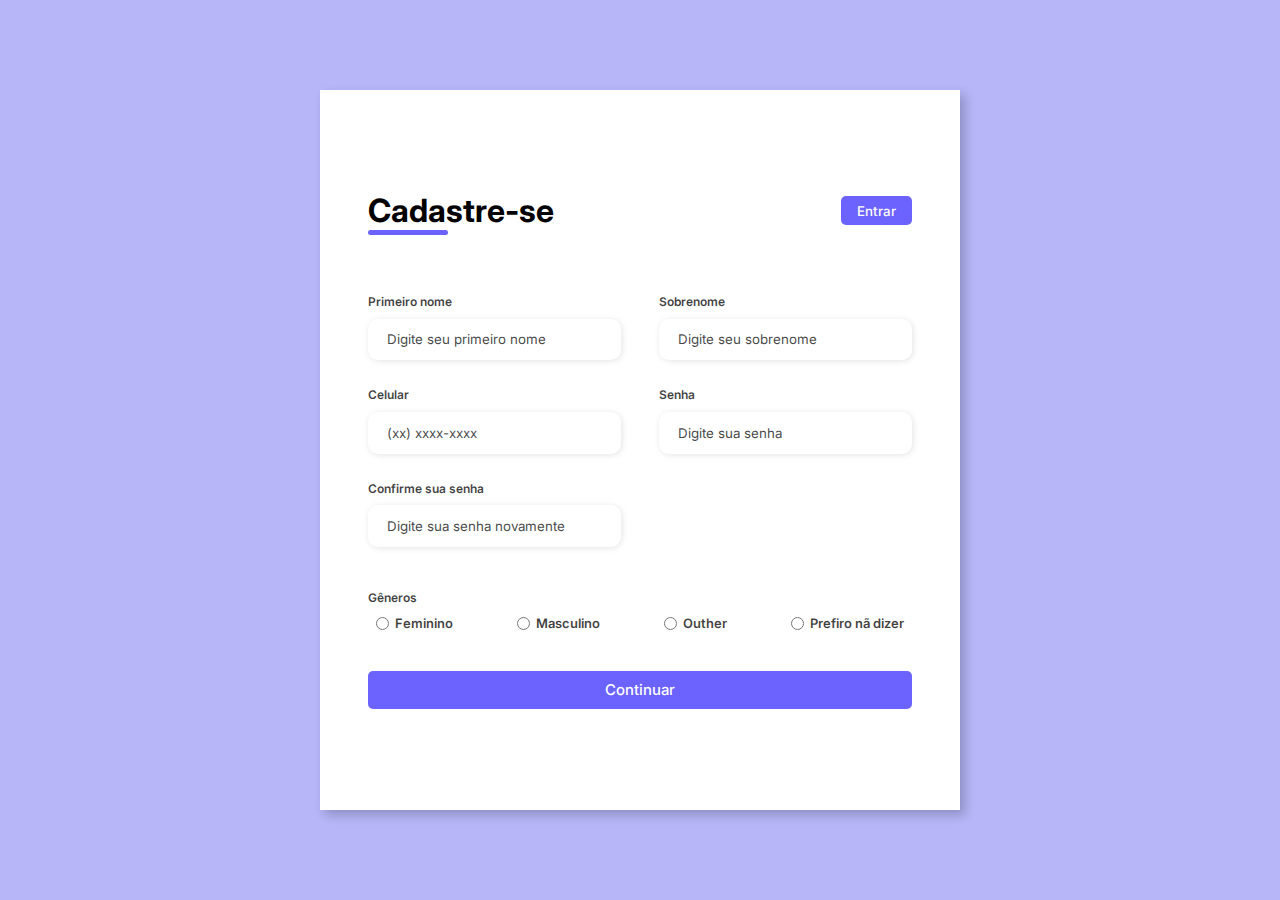
<file: Formulario page/index.html>
<!DOCTYPE html>
<html lang="en">
<head>
    <meta charset="UTF-8">
    <meta http-equiv="X-UA-Compatible" content="IE=edge">
    <meta name="viewport" content="width=device-width, initial-scale=1.0">
    <link rel="stylesheet" href="assets/css/style.css">
    <title>Formulario de cadastro</title>
</head>
<body>
    <div class="container">
        <div class="form-image">
            <img src="assets/img/undraw_shopping_re_hdd9.svg" alt="imagem de uma mulher fazendo compras">
        </div>

        <div class="form">
            <form action="#">
                <div class="form-header">
                    <div class="title">
                        <h1>Cadastre-se</h1>
                    </div>
                    <div class="login-button">
                        <button><a href="#">Entrar</a></button>
                    </div>
                </div>
                <div class="input-group">
                    <div class="input-box">
                        <label for="firstname">Primeiro nome</label>
                        <input id="firstname" type="text" name="firstname" placeholder="Digite seu primeiro nome" required>
                    </div>
                    <div class="input-box">
                        <label for="lastname">Sobrenome</label>
                        <input id="lastname" type="text" name="lastname" placeholder="Digite seu sobrenome" required>
                    </div>
                    <div class="input-box">
                        <label for="number">Celular</label>
                        <input id="number" type="tel" name="number" placeholder="(xx) xxxx-xxxx" required>
                    </div>
                    <div class="input-box">
                        <label for="password">Senha</label>
                        <input id="password" type="password" name="password" placeholder="Digite sua senha" required>
                    </div>
                    <div class="input-box">
                        <label for="comfirmpassword">Confirme sua senha</label>
                        <input id="comfirmpassword" type="password" name="comfirmpassword" placeholder="Digite sua senha novamente" required>
                    </div>
                </div>
                <div class="gender-inputs">
                    <div class="gender-title">
                        <h6>Gêneros</h6>
                    </div>
                    <div class="gender-group">
                        <div class="gender-input">
                            <input type="radio" id="female" name="gender">
                            <label for="female">Feminino</label>
                        </div>
                        <div class="gender-input">
                            <input type="radio" id="male" name="gender">
                            <label for="male">Masculino</label>
                        </div>
                        <div class="gender-input">
                            <input type="radio" id="outher" name="gender">
                            <label for="outher">Outher</label>
                        </div>
                        <div class="gender-input">
                            <input type="radio" id="none" name="gender">
                            <label for="none">Prefiro nã dizer</label>
                        </div>
                    </div>
                </div>

                <div class="continue-button">
                    <button><a href="#">Continuar</a></button>
                </div>
            </form>
        </div>
    </div>

    
</body>
</html>
</file>
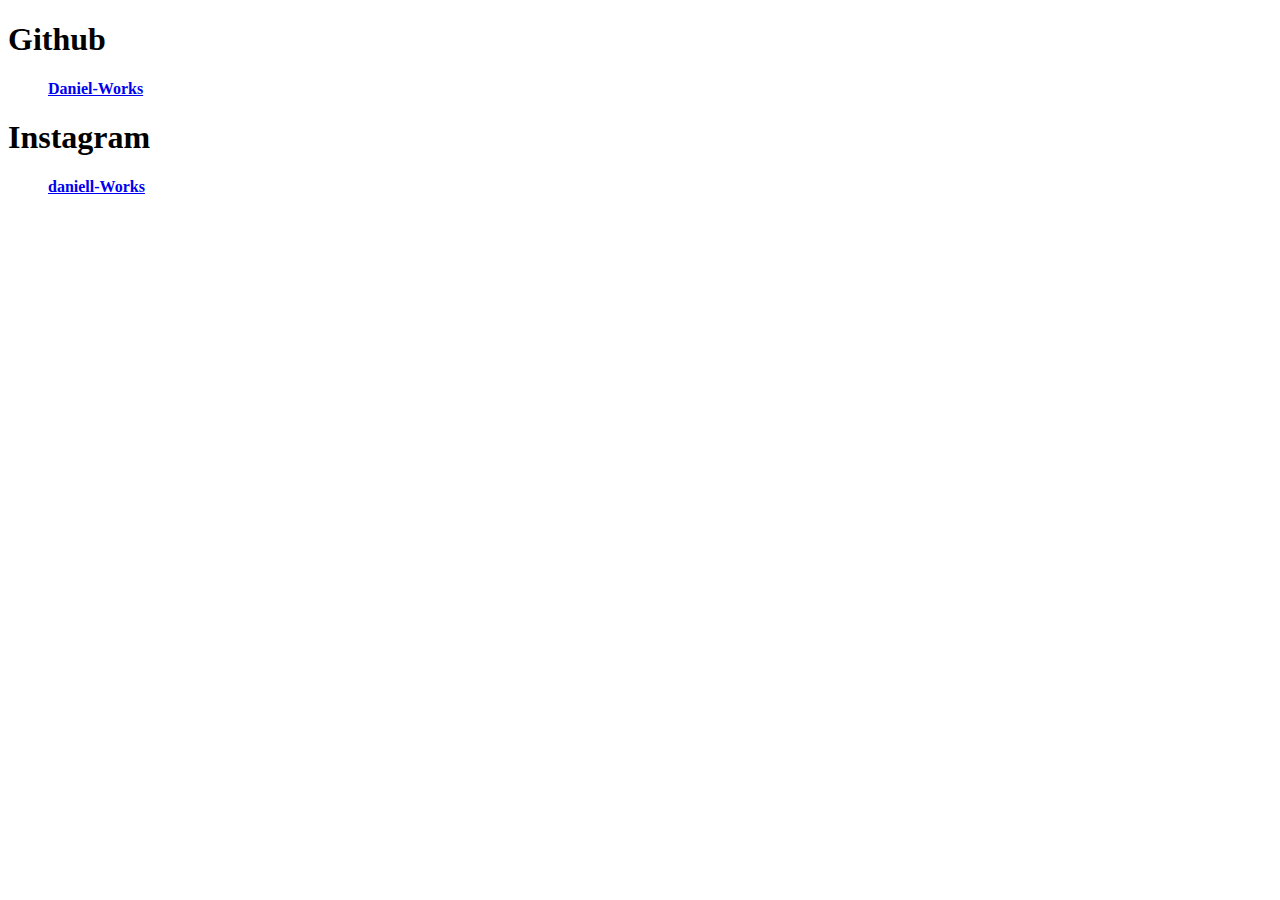
<file: Discover/Desafios/Glossário/glossario.html>
<!DOCTYPE html>
<html lang="en">
<head>
    <meta charset="UTF-8">
    <meta http-equiv="X-UA-Compatible" content="IE=edge">
    <meta name="viewport" content="width=device-width, initial-scale=1.0">
    <title>Glossário</title>
</head>
    <body>
        <dl>
            <dt><h1><strong> Github </strong> </h1></dt>
            <dd>
                <a href="https://github.com/danielsouzza" title="Github-danielsouzza" target="_blank" >
                    <p><Strong>Daniel-Works</Strong></p>
                </a>
            </dd>
            <dt><h1><strong> Instagram </strong></h1></dt>
            <dd><a href="https://www.instagram.com/daniell.works/" title="Instagram-daniel">
                <p><Strong>daniell-Works</Strong></p>
                </a>
            </dd>
        </dl>
    </body>
</html>
</file>
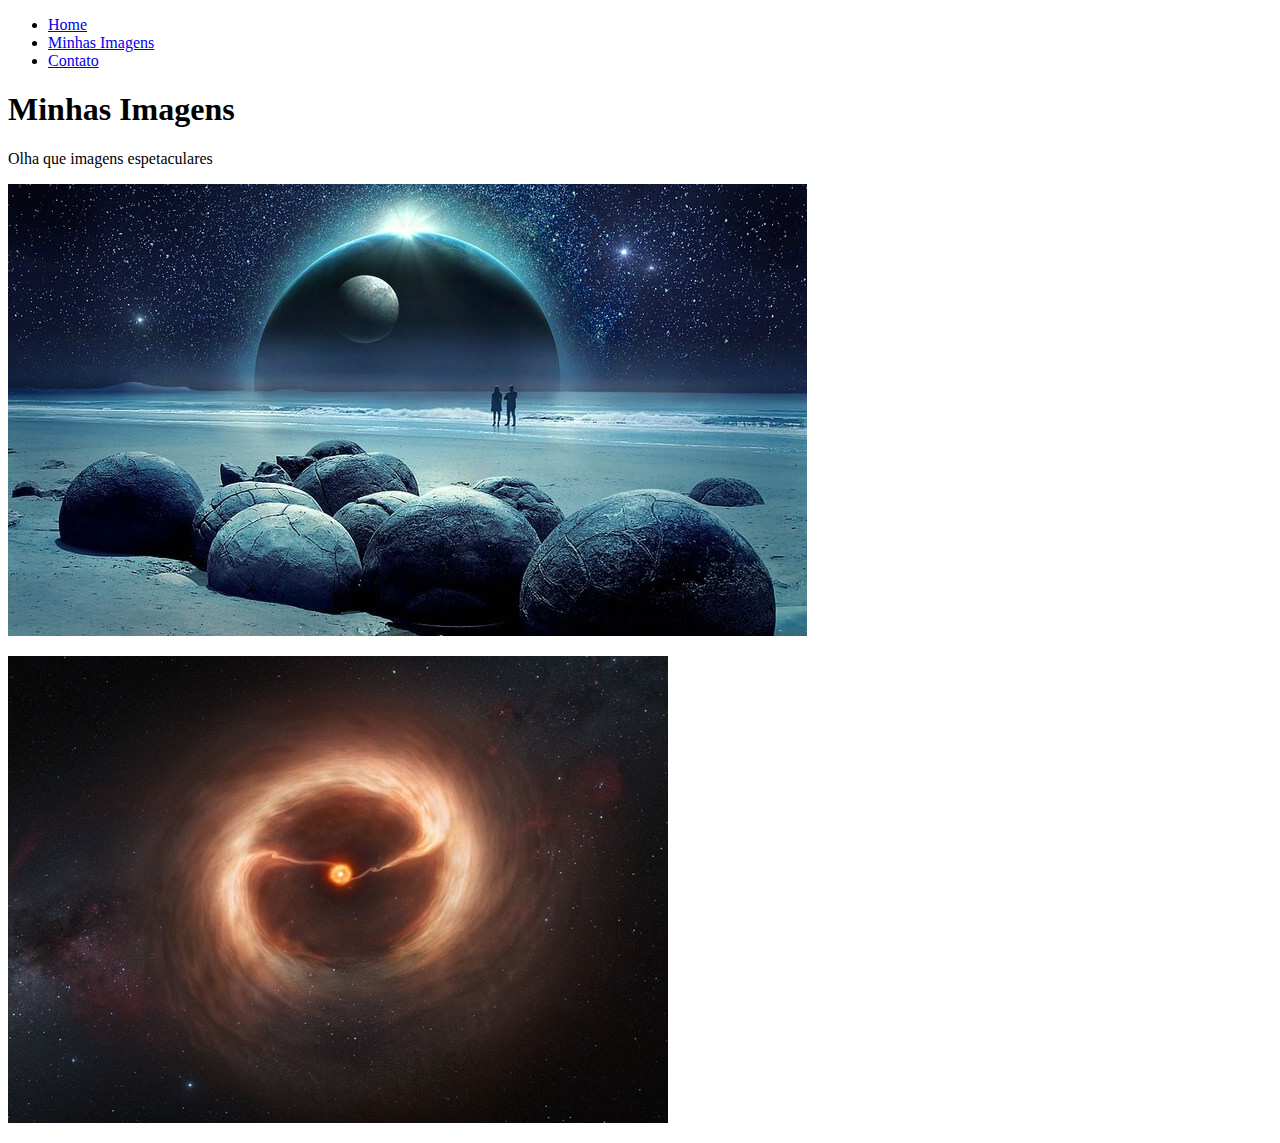
<file: Discover/Desafios/Navegação_entre_arquivo/files/imagens.html>
<!DOCTYPE html>
<html lang="en">
<head>
    <meta charset="UTF-8">
    <meta http-equiv="X-UA-Compatible" content="IE=edge">
    <meta name="viewport" content="width=device-width, initial-scale=1.0">
    <title>Minhas Imagens</title>
</head>
<body>
    <nav>
        <ul>
            <li>
                <a href="../index.html">Home</a>
            </li>
            <li>
                <a href="imagens.html">Minhas Imagens</a>
            </li>
            <li>
                <a href="../contact.html">Contato</a>
            </li>
        </ul>
    </nav>

    <h1>Minhas Imagens</h1>

    <p>Olha que imagens espetaculares</p>

    <p>
        <img src="./Imagem3.jpg" alt="Imagem 1">
    </p>
    
    <p>
        <img src="./Imagem2.jpeg" alt="Imagem 2">
    </p>

</body>
</html>
</file>
<file: Formulario page/assets/css/style.css>
@import url('https://fonts.googleapis.com/css2?family=Inter:wght@100;200;300;600;800&display=swap');

*{
    padding: 0;
    margin: 0;
    box-sizing: border-box;
    font-family: 'Inter',sans-serif;
}

body{
    width: 100%;
    height: 100vh;
    display: flex;
    align-items: center;
    justify-content: center;
    background: #0c0ce94d;
}

.container{
    width: 80%;
    height:  80%;
    display:  flex;
    box-shadow: 5px 5px 10px  rgba(0,0,0,.212); 
}

.form-image{
    width: 50%;
    display: flex;
    justify-content: center;
    align-items: center;
    background-color: #fde3a7d7;
    padding: 1rem;
}

.form-image img{
    width: 31rem;
}

.form{
    width: 50%;
    display:  flex;
    justify-content: center;
    align-items: center;
    flex-direction: column;
    background-color: #fff;
    padding: 3rem;
}
.form-header{
    margin-bottom: 3rem;
    display: flex;
    justify-content: space-between;
}

.login-button{
    display: flex;
    align-items: center;
}

.login-button button{
    border: none;
    background-color: #6c63ff;
    padding: 0.4rem 1rem;
    border-radius: 5px; 
    cursor: pointer;
}

.login-button button:hover{
    background-color: #6b63fff1;
}

.login-button button a {
    text-decoration: none;
    font-weight: 500;
    color: #fff;
}

.form-header h1::after{
    content: '';
    display: block;
    width: 5rem;
    height: 0.3rem;
    background-color: #6c63ff;
    margin: 0 auto;
    position: absolute;
    border-radius: 10px;
}

.input-group{
    display: flex;
    flex-wrap: wrap;
    justify-content: space-between;
    padding:  1rem 0;
}

.input-box{
    display: flex;
    flex-direction: column;
    margin-bottom: 1.1rem ;
}

.input-box input{
    margin: 0.6rem 0;
    padding: 0.8rem 1.2rem;
    border: none;
    border-radius: 10px;
    box-shadow: 1px 1px 6px #0000001c;
}

.input-box input:hover{
    background-color: #eeeeee;
}

.input-box input:focus-visible{
    outline: 1px solid #6c63ff;
}

.input-box label,
.gender-title h6{
    font-size: 0.75rem;
    font-weight: 600;
    color: #000000c0;
}

.input-box input::placeholder{
    color: #000000be;
}

.gender-group{
    display: flex;
    justify-content: space-between;
    margin-top: 0.62rem;
    padding: 0 0.5rem;
}
.gender-input{
    display: flex;
    align-items: center;
}

.gender-input input{
    margin-right: 0.35rem;
}

.gender-input label{
    font-size: 0.81rem;
    font-weight: 600;
    color: #000000c0;
}

.continue-button button{
    width: 100%;
    margin-top: 2.5rem;
    border: none;
    background-color: #6c63ff;
    padding: 0.62rem;
    border-radius: 5px;
    cursor: pointer;
}

.continue-button button:hover{
    background-color: #6b63fff1;
}

.continue-button button a{
    text-decoration: none;
    font-size: 0.93rem;
    font-weight: 500;
    color: #fff;
}

@media screen and (max-width: 1330px) {
    .form-image{
        display: none;
    }
    .container{
        width: 50%;
    }
    .form{
        width: 100%;
    }
}

@media screen and(max-width: 1064px) {
    .container{
        width: 90%;
        height: auto;
    }
    .input-group{
        flex-direction: column;
        overflow-y: scroll;
        flex-wrap: nowrap;
        max-height: 10rem;
        padding-right: 5rem;
    }
    .gender-inputs{
        margin-top: 2rem;
        
    }
    .gender-group{
        flex-direction: column;
    }
    .gender-input{
        margin-top: 0.5rem ;
    }
}
</file>
